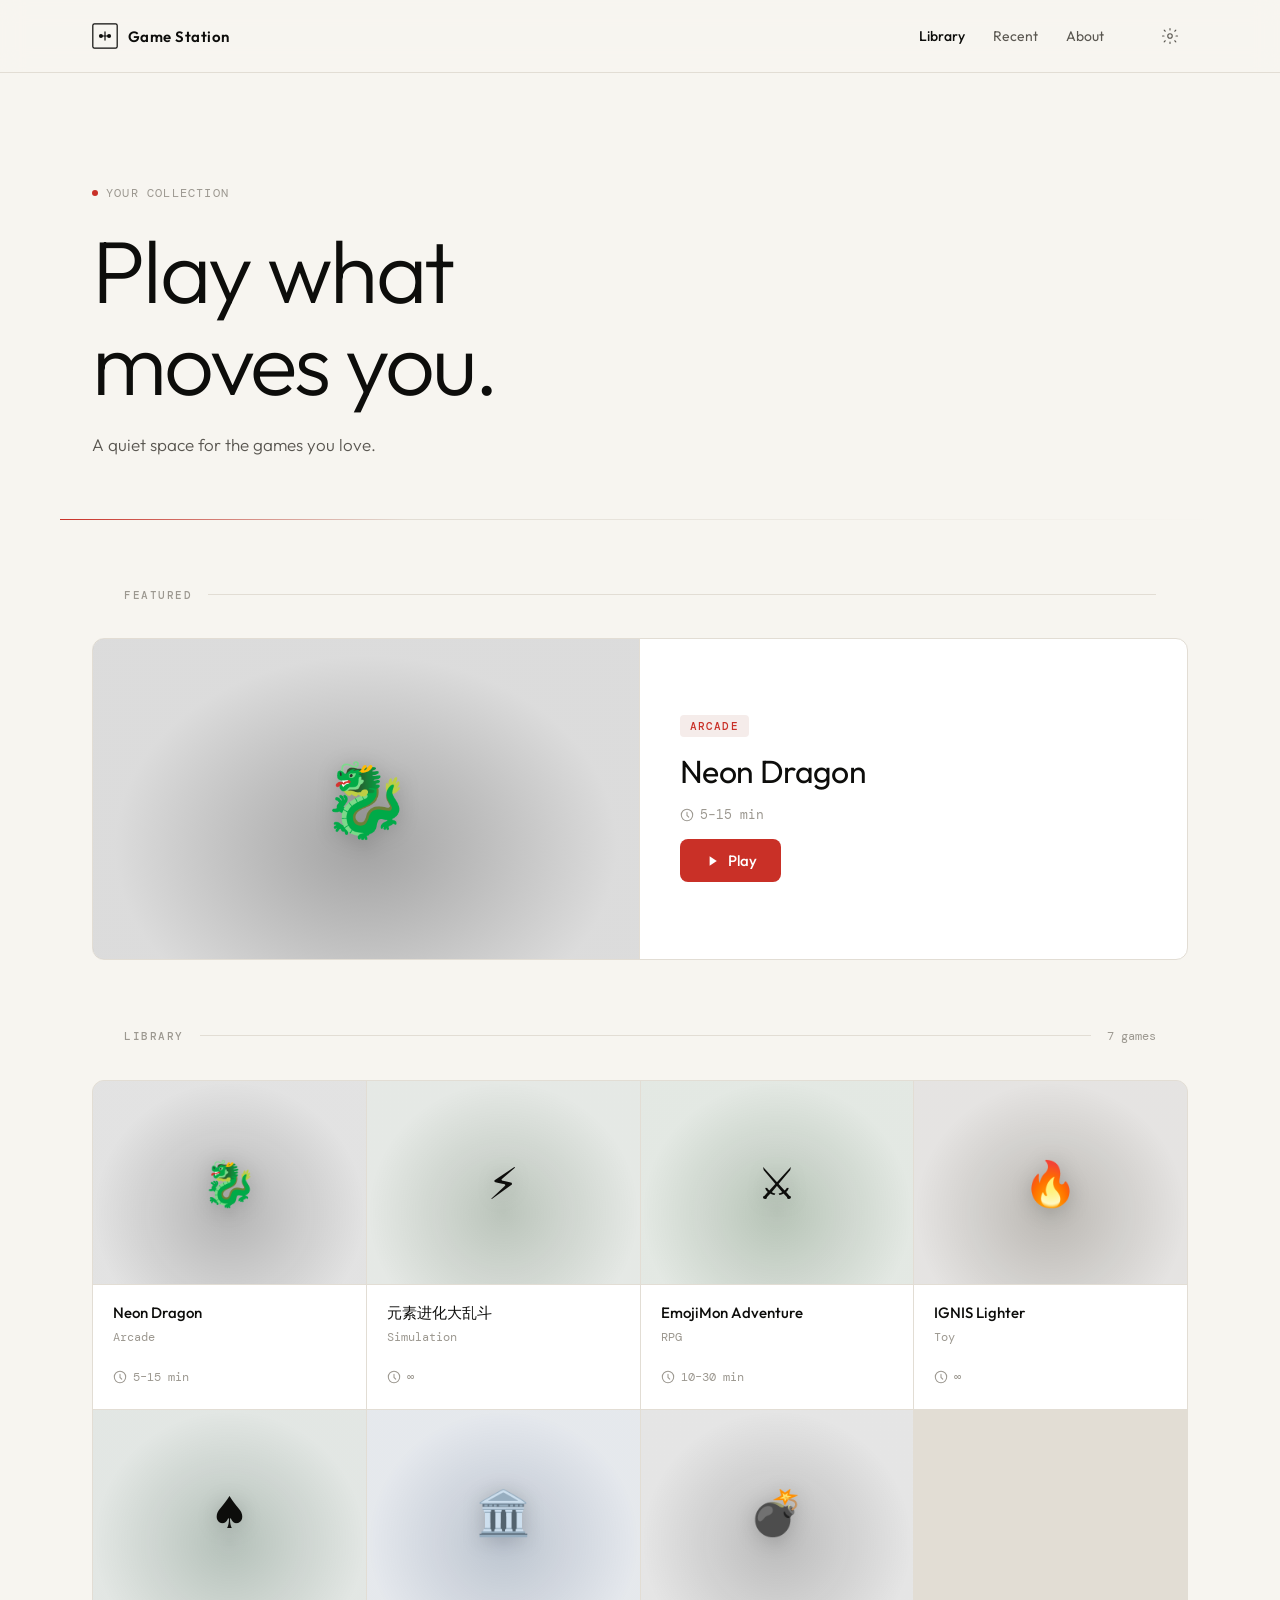
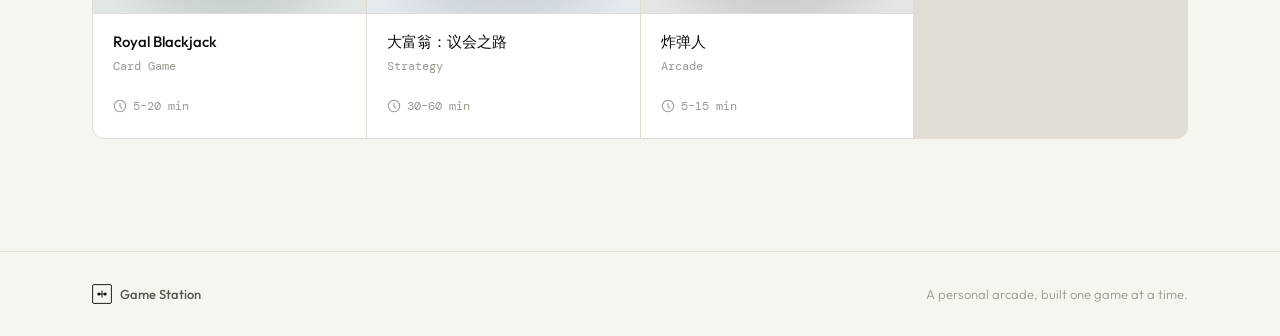
<file: index.html>
<!DOCTYPE html>
<html lang="en">
<head>
  <meta charset="UTF-8" />
  <meta name="viewport" content="width=device-width, initial-scale=1.0" />
  <title>Game Station</title>
  <link rel="preconnect" href="https://fonts.googleapis.com" />
  <link rel="preconnect" href="https://fonts.gstatic.com" crossorigin />
  <link href="https://fonts.googleapis.com/css2?family=Outfit:wght@300;400;500;600&family=DM+Mono:wght@400;500&display=swap" rel="stylesheet" />
  <link rel="stylesheet" href="css/style.css" />
</head>
<body>

  <!-- Header -->
  <header class="header">
    <div class="header-inner">
      <a href="/" class="logo" aria-label="Game Station Home">
        <svg class="logo-mark" viewBox="0 0 32 32" fill="none" xmlns="http://www.w3.org/2000/svg" aria-hidden="true">
          <rect x="1" y="1" width="30" height="30" rx="2" stroke="currentColor" stroke-width="1.5"/>
          <circle cx="11" cy="16" r="2.5" fill="currentColor"/>
          <circle cx="21" cy="16" r="2.5" fill="currentColor"/>
          <line x1="16" y1="11" x2="16" y2="21" stroke="currentColor" stroke-width="1.5" stroke-linecap="round"/>
          <line x1="11" y1="16" x2="21" y2="16" stroke="currentColor" stroke-width="1.5" stroke-linecap="round"/>
        </svg>
        <span class="logo-text">Game Station</span>
      </a>

      <nav class="nav" aria-label="Main navigation">
        <a href="#library" class="nav-link active">Library</a>
        <a href="#recent" class="nav-link">Recent</a>
        <a href="#about" class="nav-link">About</a>
      </nav>

      <button class="settings-btn" aria-label="Settings">
        <svg viewBox="0 0 24 24" fill="none" xmlns="http://www.w3.org/2000/svg" aria-hidden="true">
          <circle cx="12" cy="12" r="3" stroke="currentColor" stroke-width="1.5"/>
          <path d="M12 2v2M12 20v2M4.22 4.22l1.42 1.42M18.36 18.36l1.42 1.42M2 12h2M20 12h2M4.22 19.78l1.42-1.42M18.36 5.64l1.42-1.42" stroke="currentColor" stroke-width="1.5" stroke-linecap="round"/>
        </svg>
      </button>
    </div>
  </header>

  <main>

    <!-- Hero -->
    <section class="hero">
      <div class="hero-inner">
        <div class="hero-kicker">
          <span class="dot"></span>
          <span>Your collection</span>
        </div>
        <h1 class="hero-title">Play&nbsp;what<br>moves&nbsp;you.</h1>
        <p class="hero-subtitle">A quiet space for the games you love.</p>
      </div>
      <div class="hero-rule" aria-hidden="true"></div>
    </section>

    <!-- Featured Game -->
    <section class="featured" id="recent">
      <div class="section-header">
        <h2 class="section-label">Featured</h2>
        <div class="section-line" aria-hidden="true"></div>
      </div>

      <div class="featured-card" id="featured-card">
        <div class="featured-card-art placeholder-art">
          <div class="art-grid" aria-hidden="true">
            <span></span><span></span><span></span>
            <span></span><span></span><span></span>
            <span></span><span></span><span></span>
          </div>
        </div>
        <div class="featured-card-info">
          <span class="card-genre-tag">Coming Soon</span>
          <h3 class="featured-title">Your First Game</h3>
          <p class="featured-desc">Drop your first game into the library and it will appear here, ready to play.</p>
          <div class="featured-meta">
            <span class="meta-item">
              <svg viewBox="0 0 16 16" fill="none" xmlns="http://www.w3.org/2000/svg" aria-hidden="true"><circle cx="8" cy="8" r="6.5" stroke="currentColor" stroke-width="1.2"/><path d="M8 5v3.5l2 2" stroke="currentColor" stroke-width="1.2" stroke-linecap="round"/></svg>
              &mdash; min
            </span>
            <span class="meta-dot" aria-hidden="true"></span>
            <span class="meta-item">No saves yet</span>
          </div>
          <button class="play-btn" disabled>
            <svg viewBox="0 0 20 20" fill="currentColor" xmlns="http://www.w3.org/2000/svg" aria-hidden="true"><path d="M7 4l9 6-9 6V4z"/></svg>
            Play
          </button>
        </div>
      </div>
    </section>

    <!-- Game Library -->
    <section class="library" id="library">
      <div class="section-header">
        <h2 class="section-label">Library</h2>
        <div class="section-line" aria-hidden="true"></div>
        <span class="section-count" id="game-count">0 games</span>
      </div>

      <div class="game-grid" id="game-grid">
        <!-- Placeholder slots -->
        <div class="game-card game-card--empty" aria-label="Empty slot">
          <div class="card-art placeholder-art">
            <div class="art-dot-grid" aria-hidden="true"></div>
          </div>
          <div class="card-body">
            <span class="card-empty-label">Open slot</span>
          </div>
        </div>

        <div class="game-card game-card--empty" aria-label="Empty slot">
          <div class="card-art placeholder-art">
            <div class="art-dot-grid" aria-hidden="true"></div>
          </div>
          <div class="card-body">
            <span class="card-empty-label">Open slot</span>
          </div>
        </div>

        <div class="game-card game-card--empty" aria-label="Empty slot">
          <div class="card-art placeholder-art">
            <div class="art-dot-grid" aria-hidden="true"></div>
          </div>
          <div class="card-body">
            <span class="card-empty-label">Open slot</span>
          </div>
        </div>

        <div class="game-card game-card--empty" aria-label="Empty slot">
          <div class="card-art placeholder-art">
            <div class="art-dot-grid" aria-hidden="true"></div>
          </div>
          <div class="card-body">
            <span class="card-empty-label">Open slot</span>
          </div>
        </div>

        <div class="game-card game-card--empty" aria-label="Empty slot">
          <div class="card-art placeholder-art">
            <div class="art-dot-grid" aria-hidden="true"></div>
          </div>
          <div class="card-body">
            <span class="card-empty-label">Open slot</span>
          </div>
        </div>

        <div class="game-card game-card--empty" aria-label="Empty slot">
          <div class="card-art placeholder-art">
            <div class="art-dot-grid" aria-hidden="true"></div>
          </div>
          <div class="card-body">
            <span class="card-empty-label">Open slot</span>
          </div>
        </div>
      </div>
    </section>

  </main>

  <!-- Footer -->
  <footer class="footer" id="about">
    <div class="footer-inner">
      <div class="footer-brand">
        <svg class="logo-mark" viewBox="0 0 32 32" fill="none" xmlns="http://www.w3.org/2000/svg" aria-hidden="true">
          <rect x="1" y="1" width="30" height="30" rx="2" stroke="currentColor" stroke-width="1.5"/>
          <circle cx="11" cy="16" r="2.5" fill="currentColor"/>
          <circle cx="21" cy="16" r="2.5" fill="currentColor"/>
          <line x1="16" y1="11" x2="16" y2="21" stroke="currentColor" stroke-width="1.5" stroke-linecap="round"/>
          <line x1="11" y1="16" x2="21" y2="16" stroke="currentColor" stroke-width="1.5" stroke-linecap="round"/>
        </svg>
        <span>Game Station</span>
      </div>
      <p class="footer-note">A personal arcade, built one game at a time.</p>
    </div>
  </footer>

  <script src="js/app.js"></script>
</body>
</html>
</file>
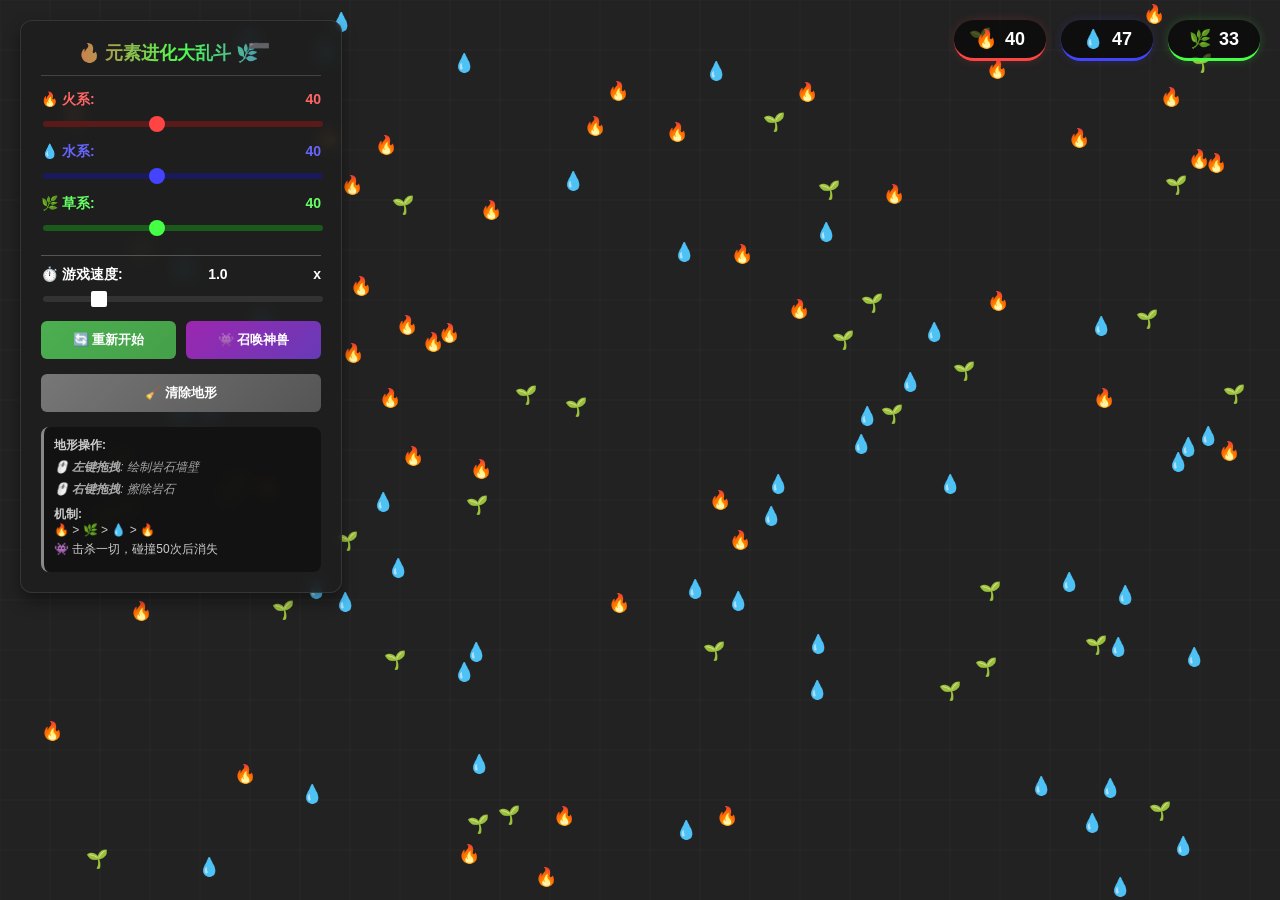
<file: games/elemental-evolution/index.html>
<!DOCTYPE html>
<html lang="zh-CN">
<head>
    <meta charset="UTF-8">
    <meta name="viewport" content="width=device-width, initial-scale=1.0">
    <title>元素进化模拟器 (Elemental Evolution Sim)</title>
    <style>
        body {
            margin: 0;
            overflow: hidden;
            background-color: #222;
            font-family: 'Segoe UI', Tahoma, Geneva, Verdana, sans-serif;
            color: white;
            display: flex;
            flex-direction: column;
            align-items: center;
            height: 100vh;
        }

        /* UI 容器样式 */
        #ui-container {
            position: absolute;
            top: 20px;
            left: 20px;
            background: rgba(30, 30, 30, 0.9);
            padding: 20px;
            border-radius: 12px;
            backdrop-filter: blur(8px);
            border: 1px solid rgba(255, 255, 255, 0.1);
            z-index: 10;
            box-shadow: 0 8px 16px rgba(0,0,0,0.4);
            width: 280px;
            max-height: 90vh;
            overflow-y: auto;
            transition: all 0.3s ease;
        }

        /* 折叠状态 */
        #ui-container.minimized {
            width: 40px;
            height: 40px;
            padding: 0;
            overflow: hidden;
            border-radius: 50%;
            cursor: pointer;
            background: rgba(50, 50, 50, 0.9);
            border: 2px solid #555;
        }
        
        #ui-container.minimized h1, 
        #ui-container.minimized .control-group, 
        #ui-container.minimized .btn-group,
        #ui-container.minimized .legend {
            display: none;
        }

        /* 折叠按钮 */
        .toggle-btn {
            position: absolute;
            top: 10px;
            right: 10px;
            background: transparent;
            border: none;
            color: #aaa;
            font-size: 18px;
            cursor: pointer;
            padding: 5px;
            z-index: 20;
            width: 30px;
            height: 30px;
            text-align: center;
            line-height: 20px;
        }
        .toggle-btn:hover { color: white; background: rgba(255,255,255,0.1); border-radius: 4px; }

        /* 折叠后的图标 */
        #ui-container.minimized::after {
            content: "⚙️";
            position: absolute;
            top: 50%;
            left: 50%;
            transform: translate(-50%, -50%);
            font-size: 20px;
        }

        h1 {
            font-size: 18px;
            margin: 0 0 15px 0;
            text-align: center;
            background: linear-gradient(90deg, #ff4d4d, #4dff4d, #4d4dff);
            -webkit-background-clip: text;
            -webkit-text-fill-color: transparent;
            font-weight: 800;
            border-bottom: 1px solid #444;
            padding-bottom: 10px;
            padding-right: 25px;
        }

        .control-group { margin-bottom: 12px; }

        label {
            display: flex;
            justify-content: space-between;
            font-size: 14px;
            margin-bottom: 4px;
            font-weight: bold;
        }

        input[type="range"] { width: 100%; cursor: pointer; height: 6px; border-radius: 3px; appearance: none; background: #444; }
        
        #input-fire { background: #5a1a1a; }
        #input-fire::-webkit-slider-thumb { appearance: none; width: 16px; height: 16px; border-radius: 50%; background: #ff4444; cursor: pointer; }
        
        #input-water { background: #1a1a5a; }
        #input-water::-webkit-slider-thumb { appearance: none; width: 16px; height: 16px; border-radius: 50%; background: #4444ff; cursor: pointer; }
        
        #input-grass { background: #1a5a1a; }
        #input-grass::-webkit-slider-thumb { appearance: none; width: 16px; height: 16px; border-radius: 50%; background: #44ff44; cursor: pointer; }

        #input-speed { background: #333; }
        #input-speed::-webkit-slider-thumb { appearance: none; width: 16px; height: 16px; border-radius: 2px; background: #fff; cursor: pointer; }

        .btn-group { display: flex; gap: 10px; margin-top: 15px; flex-wrap: wrap;}
        
        button {
            flex: 1;
            padding: 10px;
            border: none;
            border-radius: 6px;
            cursor: pointer;
            font-size: 13px;
            font-weight: bold;
            transition: transform 0.1s, filter 0.2s;
            color: white;
            min-width: 45%;
        }

        button:active { transform: scale(0.95); }
        .btn-restart { background: linear-gradient(135deg, #4CAF50, #45a049); }
        .btn-legendary { background: linear-gradient(135deg, #9C27B0, #673AB7); color: #fff; }
        .btn-clear { background: linear-gradient(135deg, #777, #555); margin-top: 5px; width: 100%;}

        #stats-bar {
            position: absolute;
            top: 20px;
            right: 20px;
            display: flex;
            gap: 15px;
            z-index: 10;
        }

        .stat-card {
            background: rgba(0, 0, 0, 0.6);
            padding: 8px 16px;
            border-radius: 20px;
            font-size: 18px;
            font-weight: bold;
            display: flex;
            align-items: center;
            gap: 8px;
            border-bottom: 3px solid transparent;
            min-width: 60px;
            justify-content: center;
        }

        .stat-fire { border-color: #ff4444; box-shadow: 0 0 10px rgba(255, 68, 68, 0.2); }
        .stat-water { border-color: #4444ff; box-shadow: 0 0 10px rgba(68, 68, 255, 0.2); }
        .stat-grass { border-color: #44ff44; box-shadow: 0 0 10px rgba(68, 255, 68, 0.2); }

        /* 消息提示系统 */
        #message-overlay {
            position: absolute;
            top: 50%;
            left: 50%;
            transform: translate(-50%, -50%);
            font-size: 60px;
            font-weight: 900;
            text-shadow: 0 0 30px rgba(255,255,255,0.6);
            display: none;
            pointer-events: none;
            z-index: 20;
            text-align: center;
            opacity: 1;
            transition: opacity 2s ease-out; /* 2秒淡出动画 */
        }

        .pop-animation { animation: popIn 0.5s cubic-bezier(0.175, 0.885, 0.32, 1.275); }

        @keyframes popIn {
            from { transform: translate(-50%, -50%) scale(0.5); opacity: 0; }
            to { transform: translate(-50%, -50%) scale(1); opacity: 1; }
        }

        .legend {
            margin-top: 15px;
            font-size: 12px;
            color: #ccc;
            background: rgba(0,0,0,0.4);
            padding: 10px;
            border-radius: 8px;
            border-left: 3px solid #888;
        }
        .legend-row { display: flex; align-items: center; gap: 5px; margin-bottom: 4px; }
        .tutorial {
            font-size: 12px;
            color: #aaa;
            margin-top: 5px;
            font-style: italic;
        }
    </style>
</head>
<body>

    <div id="ui-container">
        <!-- 移除 onclick 属性，改用纯 JS 控制，防止冲突 -->
        <button class="toggle-btn" title="收起/展开">➖</button>
        <h1>🔥 元素进化大乱斗 🌿</h1>
        
        <div class="control-group">
            <label style="color:#ff6666">🔥 火系: <span id="val-fire">40</span></label>
            <input type="range" id="input-fire" min="0" max="100" value="40">
        </div>
        <div class="control-group">
            <label style="color:#6666ff">💧 水系: <span id="val-water">40</span></label>
            <input type="range" id="input-water" min="0" max="100" value="40">
        </div>
        <div class="control-group">
            <label style="color:#66ff66">🌿 草系: <span id="val-grass">40</span></label>
            <input type="range" id="input-grass" min="0" max="100" value="40">
        </div>
        
        <div class="control-group" style="margin-top: 20px; border-top: 1px solid #555; padding-top: 10px;">
            <label style="color:#fff">⏱️ 游戏速度: <span id="val-speed">1.0</span>x</label>
            <input type="range" id="input-speed" min="0.1" max="5.0" step="0.1" value="1.0">
        </div>

        <div class="btn-group">
            <button class="btn-restart" onclick="initGame()">🔄 重新开始</button>
            <button class="btn-legendary" onclick="spawnLegendary()">👾 召唤神兽</button>
            <button class="btn-clear" onclick="clearTerrain()">🧹 清除地形</button>
        </div>

        <div class="legend">
            <div><strong>地形操作:</strong></div>
            <div class="tutorial">🖱️ <strong>左键拖拽</strong>: 绘制岩石墙壁</div>
            <div class="tutorial">🖱️ <strong>右键拖拽</strong>: 擦除岩石</div>
            <div style="margin-top:8px;"><strong>机制:</strong></div>
            <div class="legend-row">🔥 > 🌿 > 💧 > 🔥</div>
            <div class="legend-row">👾 击杀一切，碰撞50次后消失</div>
        </div>
    </div>

    <div id="stats-bar">
        <div class="stat-card stat-fire">🔥 <span id="count-fire">0</span></div>
        <div class="stat-card stat-water">💧 <span id="count-water">0</span></div>
        <div class="stat-card stat-grass">🌿 <span id="count-grass">0</span></div>
    </div>

    <div id="message-overlay"></div>
    <canvas id="gameCanvas"></canvas>

<script>
    const canvas = document.getElementById('gameCanvas');
    const ctx = canvas.getContext('2d');
    
    // --- 游戏配置 ---
    const TYPE = {
        FIRE: 0,
        WATER: 1,
        GRASS: 2,
        LEGENDARY: 99 // 特殊类型 ID
    };

    const EVOLUTION_CHAIN = {
        [TYPE.FIRE]:  ['🔥', '🦁', '🐲'], 
        [TYPE.WATER]: ['💧', '🦈', '🐳'], 
        [TYPE.GRASS]: ['🌱', '🍄', '🌳']  
    };

    const COLORS = {
        [TYPE.FIRE]: '#ff4444',
        [TYPE.WATER]: '#4444ff',
        [TYPE.GRASS]: '#44bb44',
        [TYPE.LEGENDARY]: '#9C27B0' // 紫色
    };

    const CONFIG = {
        baseSize: 18,
        xpToEvolve: 3, 
        maxLevel: 3,
        timeScale: 1.0,
        obstacleRadius: 15,
        godMaxKills: 50 // 神兽最大击杀数（碰撞寿命）
    };

    let particles = [];
    let obstacles = []; 
    let animationId;
    let counts = [0, 0, 0];
    let isGameOver = false;
    let uiMinimized = false;

    // 鼠标交互状态
    let mouse = { x: 0, y: 0, isDown: false, button: 0 };

    // --- 粒子类 ---
    class Creature {
        constructor(x, y, type, level = 1, isLegendary = false) {
            this.x = x;
            this.y = y;
            this.type = type;
            this.level = level;
            this.isLegendary = isLegendary;
            this.xp = 0;
            this.dead = false; // 标记是否死亡
            
            // 神兽属性：寿命 = 击杀次数
            this.life = isLegendary ? CONFIG.godMaxKills : -1;
            this.maxLife = CONFIG.godMaxKills;
            
            this.setStats();
            
            const angle = Math.random() * Math.PI * 2;
            this.vx = Math.cos(angle) * this.speed;
            this.vy = Math.sin(angle) * this.speed;
            
            this.cooldown = 0;
            this.evolveAnim = 0;
            this.auraAngle = 0; 
        }

        setStats() {
            let sizeMult = 1 + (this.level - 1) * 0.4;
            
            if (this.isLegendary) {
                // 神兽大小不再随时间变化，而是相对固定，随着“血量”稍微变小
                const lifeRatio = Math.max(0.6, this.life / this.maxLife);
                sizeMult *= 2.2 * lifeRatio; // 比以前更大
                this.type = TYPE.LEGENDARY; // 确保类型ID独立
            }

            this.radius = (CONFIG.baseSize / 2) * sizeMult;
            this.mass = this.level * (this.isLegendary ? 8 : 1); // 神兽极重，撞飞一切

            let speedBase = 2.0;
            if (this.type === TYPE.FIRE) speedBase = 2.4; 
            if (this.type === TYPE.GRASS) speedBase = 1.8; 
            if (this.type === TYPE.WATER) speedBase = 2.0;
            if (this.isLegendary) speedBase = 3.0; // 神兽速度很快

            // 神兽速度稍微快一点
            this.speed = speedBase * (1 - (this.level-1)*0.1) * (this.isLegendary ? 1.0 : 1); 
        }

        gainXp() {
            // 神兽不通过XP升级
            if (this.isLegendary) return;

            if (this.level < CONFIG.maxLevel) {
                this.xp++;
                if (this.xp >= CONFIG.xpToEvolve) {
                    this.level++;
                    this.xp = 0;
                    this.evolveAnim = 30;
                    this.setStats();
                }
            }
        }

        update() {
            if (this.dead) return false;

            const timeStep = CONFIG.timeScale;

            // 寿命系统检查
            if (this.isLegendary) {
                // 如果碰撞寿命耗尽，返回 false (死亡)
                if (this.life <= 0) {
                    return false; 
                }
            }

            // 移动
            this.x += this.vx * timeStep;
            this.y += this.vy * timeStep;

            // 边界反弹
            if (this.x - this.radius < 0) { this.x = this.radius; this.vx *= -1; }
            else if (this.x + this.radius > canvas.width) { this.x = canvas.width - this.radius; this.vx *= -1; }

            if (this.y - this.radius < 0) { this.y = this.radius; this.vy *= -1; }
            else if (this.y + this.radius > canvas.height) { this.y = canvas.height - this.radius; this.vy *= -1; }

            // 冷却
            const cooldownDecay = ((this.type === TYPE.GRASS) ? 1.5 : 1) * timeStep;
            if (this.cooldown > 0) this.cooldown -= cooldownDecay;
            if (this.evolveAnim > 0) this.evolveAnim -= timeStep;
            
            if (this.isLegendary) this.auraAngle += 0.05 * timeStep;

            return true; // 存活
        }

        draw() {
            // 绘制神兽光环
            if (this.isLegendary) {
                ctx.save();
                ctx.translate(this.x, this.y);
                ctx.rotate(this.auraAngle);
                
                // 击杀寿命指示 (从紫 -> 暗灰)
                const lifeRatio = this.life / this.maxLife;
                const auraAlpha = 0.3 + 0.5 * lifeRatio;
                
                // 外圈混乱光环
                ctx.beginPath();
                ctx.arc(0, 0, this.radius * 1.4, 0, Math.PI * 2);
                ctx.strokeStyle = `rgba(156, 39, 176, ${auraAlpha})`;
                ctx.lineWidth = 4;
                ctx.setLineDash([8, 4]);
                ctx.stroke();
                
                // 内圈虚空
                ctx.beginPath();
                ctx.arc(0, 0, this.radius * 1.1, 0, Math.PI * 2);
                ctx.fillStyle = `rgba(156, 39, 176, 0.15)`;
                ctx.fill();
                
                ctx.restore();
            }

            if (this.evolveAnim > 0) {
                ctx.beginPath();
                ctx.arc(this.x, this.y, this.radius * 2, 0, Math.PI * 2);
                ctx.fillStyle = `rgba(255, 255, 200, ${Math.min(1, this.evolveAnim / 30)})`;
                ctx.fill();
            }

            // 绘制 Emoji
            let emoji = '👾'; // 默认神兽外观
            if (!this.isLegendary) {
                emoji = EVOLUTION_CHAIN[this.type][this.level - 1];
            }

            ctx.font = `${this.radius * 2}px Apple Color Emoji, Segoe UI Emoji, sans-serif`;
            ctx.textAlign = 'center';
            ctx.textBaseline = 'middle';
            
            if (this.level === 3 || this.isLegendary) {
                ctx.shadowColor = this.isLegendary ? '#9C27B0' : COLORS[this.type];
                ctx.shadowBlur = this.isLegendary ? 30 : 15;
            } else {
                ctx.shadowBlur = 0;
            }

            ctx.fillText(emoji, this.x, this.y);
            ctx.shadowBlur = 0;
            
            // 神兽显示剩余次数
            if (this.isLegendary) {
                 ctx.fillStyle = 'white';
                 ctx.font = '10px Arial';
                 ctx.fillText(Math.ceil(this.life), this.x, this.y - this.radius - 8);
            }
        }
    }

    // --- 核心逻辑 ---

    function resize() {
        canvas.width = window.innerWidth;
        canvas.height = window.innerHeight;
    }
    window.addEventListener('resize', resize);

    function toggleUI() {
        const ui = document.getElementById('ui-container');
        const btn = document.querySelector('.toggle-btn');
        uiMinimized = !uiMinimized;
        
        if (uiMinimized) {
            ui.classList.add('minimized');
            btn.innerHTML = ''; 
        } else {
            ui.classList.remove('minimized');
            btn.innerHTML = '➖';
        }
    }
    
    document.querySelector('.toggle-btn').addEventListener('click', function(e) {
        e.stopPropagation(); 
        toggleUI();
    });

    document.getElementById('ui-container').addEventListener('click', function(e) {
        if (uiMinimized) toggleUI();
    });

    function initGame() {
        resize();
        isGameOver = false;
        document.getElementById('message-overlay').style.display = 'none';
        
        const fCount = parseInt(document.getElementById('input-fire').value);
        const wCount = parseInt(document.getElementById('input-water').value);
        const gCount = parseInt(document.getElementById('input-grass').value);

        particles = [];

        spawnType(TYPE.FIRE, fCount);
        spawnType(TYPE.WATER, wCount);
        spawnType(TYPE.GRASS, gCount);

        if (animationId) cancelAnimationFrame(animationId);
        loop();
    }

    function spawnType(type, count) {
        for (let i = 0; i < count; i++) {
            let x, y, r = CONFIG.baseSize;
            let attempts = 0;
            do {
                x = Math.random() * (canvas.width - r*2) + r;
                y = Math.random() * (canvas.height - r*2) + r;
                
                // 修复：确保不生成在 UI 面板下面 (左上角区域保护)
                if (!uiMinimized && x < 320 && y < 600) {
                     attempts++;
                     continue;
                }
                
                attempts++;
            } while (isInsideObstacle(x, y, r) && attempts < 20);
            
            particles.push(new Creature(x, y, type, 1));
        }
    }

    function isInsideObstacle(x, y, r) {
        for (let obs of obstacles) {
            const dx = x - obs.x;
            const dy = y - obs.y;
            if (dx*dx + dy*dy < (r + obs.r)*(r + obs.r)) return true;
        }
        return false;
    }

    function showMessage(text, color) {
        const overlay = document.getElementById('message-overlay');
        overlay.innerText = text;
        overlay.style.color = color;
        overlay.style.display = 'block';
        overlay.style.opacity = '1'; // 重置透明度
        overlay.className = 'pop-animation';
        
        // 慢速淡出逻辑
        if (text === "神兽降临！") {
            setTimeout(() => {
                overlay.style.opacity = '0'; // 触发 CSS transition
            }, 1000); // 显示1秒后开始变淡

            setTimeout(() => {
                if (overlay.innerText === "神兽降临！") { // 防止覆盖了新消息
                    overlay.style.display = 'none';
                }
            }, 3000); // 1秒显示 + 2秒动画
        }
    }

    function spawnLegendary() {
        const r = CONFIG.baseSize * 3;
        let x, y;
        let attempts = 0;
        
        do {
            x = Math.random() * (canvas.width - r*2) + r;
            y = Math.random() * (canvas.height - r*2) + r;
            if (!uiMinimized && x < 320 && y < 600) continue; 
            attempts++;
        } while (isInsideObstacle(x, y, r) && attempts < 20);

        // 创建传说单位 (level 3, isLegendary = true, type = LEGENDARY)
        const boss = new Creature(x, y, TYPE.LEGENDARY, 3, true);
        boss.evolveAnim = 60;
        
        particles.push(boss);
        showMessage("神兽降临！", "#9C27B0");
    }

    function clearTerrain() {
        obstacles = [];
    }

    // --- 碰撞系统 ---

    function beats(typeA, typeB) {
        if (typeA === TYPE.FIRE && typeB === TYPE.GRASS) return true;
        if (typeA === TYPE.GRASS && typeB === TYPE.WATER) return true;
        if (typeA === TYPE.WATER && typeB === TYPE.FIRE) return true;
        return false;
    }

    function checkCollisions() {
        // 1. 粒子 vs 障碍物
        for (let p of particles) {
            for (let obs of obstacles) {
                const dx = p.x - obs.x;
                const dy = p.y - obs.y;
                const distSq = dx*dx + dy*dy;
                const minDist = p.radius + obs.r;
                
                if (distSq < minDist * minDist) {
                    const dist = Math.sqrt(distSq);
                    const nx = dx / dist;
                    const ny = dy / dist;
                    const overlap = minDist - dist;
                    p.x += nx * overlap;
                    p.y += ny * overlap;
                    
                    const dot = p.vx * nx + p.vy * ny;
                    if (dot < 0) {
                        p.vx = p.vx - 2 * dot * nx;
                        p.vy = p.vy - 2 * dot * ny;
                        p.vx *= 0.9;
                        p.vy *= 0.9;
                    }
                }
            }
        }

        // 2. 粒子 vs 粒子
        for (let i = 0; i < particles.length; i++) {
            for (let j = i + 1; j < particles.length; j++) {
                const p1 = particles[i];
                const p2 = particles[j];

                // 忽略已死亡单位（在下一帧才会被移除）
                if (p1.dead || p2.dead) continue;

                const dx = p2.x - p1.x;
                const dy = p2.y - p1.y;
                const distSq = dx*dx + dy*dy;
                const minDist = p1.radius + p2.radius;

                if (distSq < minDist * minDist) {
                    const dist = Math.sqrt(distSq);
                    resolveParticleCollision(p1, p2, dx, dy, dist, minDist);
                }
            }
        }
    }

    function resolveParticleCollision(p1, p2, dx, dy, dist, minDist) {
        const nx = dx / dist;
        const ny = dy / dist;

        const overlap = minDist - dist;
        const totalMass = p1.mass + p2.mass;
        const m1Ratio = p2.mass / totalMass;
        const m2Ratio = p1.mass / totalMass;

        p1.x -= nx * overlap * m1Ratio;
        p1.y -= ny * overlap * m1Ratio;
        p2.x += nx * overlap * m2Ratio;
        p2.y += ny * overlap * m2Ratio;

        const v1n = p1.vx * nx + p1.vy * ny;
        const v2n = p2.vx * nx + p2.vy * ny;

        const v1nPost = ((p1.mass - p2.mass) * v1n + 2 * p2.mass * v2n) / totalMass;
        const v2nPost = ((p2.mass - p1.mass) * v2n + 2 * p1.mass * v1n) / totalMass;

        p1.vx += nx * (v1nPost - v1n);
        p1.vy += ny * (v1nPost - v1n);
        p2.vx += nx * (v2nPost - v2n);
        p2.vy += ny * (v2nPost - v2n);

        if (p1.cooldown > 0 || p2.cooldown > 0) return;

        // --- 碰撞胜负逻辑 ---

        let winner = null;
        let loser = null;

        // A. 神兽逻辑：神兽无视属性，击杀一切普通单位
        if (p1.isLegendary && !p2.isLegendary) { winner = p1; loser = p2; }
        else if (p2.isLegendary && !p1.isLegendary) { winner = p2; loser = p1; }
        
        // B. 普通单位逻辑：按属性克制
        else if (!p1.isLegendary && !p2.isLegendary && p1.type !== p2.type) {
            if (beats(p1.type, p2.type)) { winner = p1; loser = p2; }
            else if (beats(p2.type, p1.type)) { winner = p2; loser = p1; }
        }

        if (winner && loser) {
            // 如果是神兽获胜
            if (winner.isLegendary) {
                // 1. 消耗神兽寿命
                winner.life--; 
                winner.setStats(); // 更新体型

                // 2. 败者彻底死亡 (FIX: 不再随机变身，而是直接移除)
                loser.dead = true;
            } 
            // 如果是普通单位获胜 (属性克制)
            else {
                loser.type = winner.type;
                loser.level = 1;
                loser.xp = 0;
                loser.setStats();
                winner.gainXp();
            }

            p1.cooldown = 15;
            p2.cooldown = 15;
        }
    }

    function updateStats() {
        counts = [0, 0, 0];
        // 统计时忽略神兽
        particles.forEach(p => {
            if (!p.isLegendary && !p.dead && p.type <= 2) {
                counts[p.type]++;
            }
        });

        document.getElementById('count-fire').innerText = counts[TYPE.FIRE];
        document.getElementById('count-water').innerText = counts[TYPE.WATER];
        document.getElementById('count-grass').innerText = counts[TYPE.GRASS];

        if (!isGameOver) {
            // FIX: 胜利条件判定
            // 只要活跃的属性类型只有1个，就判定胜利（无论是否有神兽）
            const activeTypes = counts.filter(c => c > 0).length;
            
            // 必须场上还有普通粒子(>0)且只有1种属性
            if (activeTypes === 1 && counts.reduce((a,b)=>a+b, 0) > 0) {
                isGameOver = true;
                let text = "";
                let color = "";
                if (counts[TYPE.FIRE] > 0) { text = "🔥 火系主宰一切!"; color="#ff4444"; }
                if (counts[TYPE.WATER] > 0) { text = "💧 水系淹没世界!"; color="#4444ff"; }
                if (counts[TYPE.GRASS] > 0) { text = "🌿 草系覆盖大地!"; color="#44ff44"; }
                
                showMessage(text, color);
            }
        }
    }

    // --- 绘制地形 ---
    function handleMouseDraw() {
        if (mouse.x < 300 && mouse.y < 600 && !uiMinimized) return;

        if (mouse.isDown) {
            if (mouse.button === 0) { 
                let tooClose = false;
                for (let obs of obstacles) {
                    const dx = mouse.x - obs.x;
                    const dy = mouse.y - obs.y;
                    if (dx*dx + dy*dy < (CONFIG.obstacleRadius/2)*(CONFIG.obstacleRadius/2)) {
                        tooClose = true;
                        break;
                    }
                }
                if (!tooClose) {
                    obstacles.push({x: mouse.x, y: mouse.y, r: CONFIG.obstacleRadius});
                }
            } else if (mouse.button === 2) { 
                for (let i = obstacles.length - 1; i >= 0; i--) {
                    const dx = mouse.x - obstacles[i].x;
                    const dy = mouse.y - obstacles[i].y;
                    if (dx*dx + dy*dy < 900) { 
                        obstacles.splice(i, 1);
                    }
                }
            }
        }
    }

    function loop() {
        ctx.clearRect(0, 0, canvas.width, canvas.height);

        handleMouseDraw();

        // 绘制背景网格
        ctx.strokeStyle = 'rgba(255,255,255,0.03)';
        ctx.lineWidth = 1;
        const gridSize = 50;
        ctx.beginPath();
        for(let x=0; x<canvas.width; x+=gridSize) { ctx.moveTo(x,0); ctx.lineTo(x,canvas.height); }
        for(let y=0; y<canvas.height; y+=gridSize) { ctx.moveTo(0,y); ctx.lineTo(canvas.width,y); }
        ctx.stroke();

        // 绘制地形
        ctx.fillStyle = '#666';
        ctx.strokeStyle = '#444';
        ctx.lineWidth = 2;
        for (let obs of obstacles) {
            ctx.beginPath();
            ctx.arc(obs.x, obs.y, obs.r, 0, Math.PI * 2);
            ctx.fill();
            ctx.stroke();
        }

        // 更新并移除死亡单位 (如碰撞寿命耗尽的神兽)
        for (let i = particles.length - 1; i >= 0; i--) {
            const alive = particles[i].update();
            if (!alive) {
                particles.splice(i, 1);
            }
        }

        checkCollisions();
        particles.forEach(p => p.draw());

        updateStats();

        animationId = requestAnimationFrame(loop);
    }

    // UI Listeners
    document.querySelectorAll('input[type="range"]').forEach(input => {
        input.addEventListener('input', (e) => {
            const idParts = e.target.id.split('-');
            if (idParts[1] === 'speed') {
                CONFIG.timeScale = parseFloat(e.target.value);
                document.getElementById('val-speed').innerText = CONFIG.timeScale.toFixed(1);
            } else {
                const spanId = 'val-' + idParts[1];
                document.getElementById(spanId).innerText = e.target.value;
            }
        });
    });

    // 鼠标事件
    canvas.addEventListener('mousedown', e => {
        mouse.isDown = true;
        mouse.x = e.clientX;
        mouse.y = e.clientY;
        mouse.button = e.button;
    });
    canvas.addEventListener('mousemove', e => {
        mouse.x = e.clientX;
        mouse.y = e.clientY;
    });
    window.addEventListener('mouseup', () => {
        mouse.isDown = false;
    });
    canvas.addEventListener('contextmenu', e => e.preventDefault());

    initGame();

</script>
</body>
</html>
</file>
<file: css/style.css>
/* ============================================
   GAME STATION — Minimalist Japanese Style
   ============================================ */

/* --- Tokens --- */
:root {
  --bg:           #F7F5F0;
  --surface:      #FFFFFF;
  --surface-dim:  #F0EDE6;
  --border:       #E2DDD4;
  --border-light: #EDEAE3;

  --text-1:       #0D0D0B;
  --text-2:       #5A5751;
  --text-3:       #9C9890;

  --accent:       #C93027;
  --accent-soft:  #F5ECEA;

  --radius-sm:    4px;
  --radius-md:    8px;
  --radius-lg:    12px;

  --space-xs:     0.5rem;
  --space-sm:     1rem;
  --space-md:     2rem;
  --space-lg:     4rem;
  --space-xl:     7rem;

  --font-sans:    'Outfit', system-ui, sans-serif;
  --font-mono:    'DM Mono', 'Courier New', monospace;

  --ease-out:     cubic-bezier(0.22, 1, 0.36, 1);
  --ease-in-out:  cubic-bezier(0.65, 0, 0.35, 1);
}

/* --- Reset --- */
*, *::before, *::after {
  box-sizing: border-box;
  margin: 0;
  padding: 0;
}

html {
  font-size: 16px;
  scroll-behavior: smooth;
  -webkit-font-smoothing: antialiased;
  text-rendering: optimizeLegibility;
}

body {
  font-family: var(--font-sans);
  background-color: var(--bg);
  color: var(--text-1);
  min-height: 100dvh;
  display: flex;
  flex-direction: column;
}

a {
  color: inherit;
  text-decoration: none;
}

button {
  font-family: inherit;
  cursor: pointer;
  border: none;
  background: none;
}

svg {
  display: block;
}

/* --- Layout Containers --- */
.header-inner,
.hero-inner,
.section-header,
.featured,
.library,
.footer-inner {
  max-width: 1160px;
  margin-inline: auto;
  padding-inline: var(--space-md);
}

/* ============================================
   HEADER
   ============================================ */

.header {
  position: sticky;
  top: 0;
  z-index: 100;
  background-color: color-mix(in srgb, var(--bg) 88%, transparent);
  backdrop-filter: blur(12px);
  -webkit-backdrop-filter: blur(12px);
  border-bottom: 1px solid var(--border);
}

.header-inner {
  display: flex;
  align-items: center;
  gap: var(--space-md);
  padding-block: 1.125rem;
}

.logo {
  display: flex;
  align-items: center;
  gap: 0.625rem;
  color: var(--text-1);
  transition: opacity 0.2s;
}

.logo:hover { opacity: 0.6; }

.logo-mark {
  width: 26px;
  height: 26px;
  color: var(--text-1);
}

.logo-text {
  font-size: 0.9375rem;
  font-weight: 600;
  letter-spacing: 0.03em;
}

.nav {
  display: flex;
  align-items: center;
  gap: 0.25rem;
  margin-left: auto;
}

.nav-link {
  padding: 0.375rem 0.75rem;
  font-size: 0.875rem;
  font-weight: 400;
  color: var(--text-2);
  border-radius: var(--radius-sm);
  transition: color 0.2s, background-color 0.2s;
}

.nav-link:hover {
  color: var(--text-1);
  background-color: var(--border-light);
}

.nav-link.active {
  color: var(--text-1);
  font-weight: 500;
}

.settings-btn {
  display: flex;
  align-items: center;
  justify-content: center;
  width: 36px;
  height: 36px;
  border-radius: var(--radius-sm);
  color: var(--text-2);
  transition: color 0.2s, background-color 0.2s;
  margin-left: 0.25rem;
}

.settings-btn svg { width: 18px; height: 18px; }

.settings-btn:hover {
  color: var(--text-1);
  background-color: var(--border-light);
}

/* ============================================
   HERO
   ============================================ */

.hero {
  padding-top: var(--space-xl);
  padding-bottom: var(--space-lg);
}

.hero-inner {
  padding-bottom: var(--space-lg);
}

.hero-kicker {
  display: flex;
  align-items: center;
  gap: 0.5rem;
  font-size: 0.75rem;
  font-family: var(--font-mono);
  color: var(--text-3);
  letter-spacing: 0.1em;
  text-transform: uppercase;
  margin-bottom: 1.5rem;
}

.dot {
  display: inline-block;
  width: 6px;
  height: 6px;
  border-radius: 50%;
  background-color: var(--accent);
}

.hero-title {
  font-size: clamp(3rem, 7vw, 5.5rem);
  font-weight: 300;
  line-height: 1.05;
  letter-spacing: -0.03em;
  color: var(--text-1);
  margin-bottom: 1.5rem;
}

.hero-subtitle {
  font-size: 1.0625rem;
  font-weight: 300;
  color: var(--text-2);
  max-width: 36ch;
}

.hero-rule {
  height: 1px;
  background: linear-gradient(
    to right,
    var(--accent) 0%,
    var(--border) 30%,
    transparent 100%
  );
  max-width: 1160px;
  margin-inline: auto;
  padding-inline: var(--space-md);
  /* Override padding-inline to stretch edge-to-edge within container */
}

/* ============================================
   SECTION HEADER
   ============================================ */

.section-header {
  display: flex;
  align-items: center;
  gap: 1rem;
  margin-bottom: var(--space-md);
  padding-block: 0.25rem;
}

.section-label {
  font-size: 0.6875rem;
  font-family: var(--font-mono);
  font-weight: 500;
  letter-spacing: 0.14em;
  text-transform: uppercase;
  color: var(--text-3);
  white-space: nowrap;
}

.section-line {
  flex: 1;
  height: 1px;
  background-color: var(--border);
}

.section-count {
  font-size: 0.75rem;
  font-family: var(--font-mono);
  color: var(--text-3);
  white-space: nowrap;
}

/* ============================================
   FEATURED CARD
   ============================================ */

.featured {
  padding-bottom: var(--space-lg);
}

.featured-card {
  display: grid;
  grid-template-columns: 1fr 1fr;
  gap: 0;
  background-color: var(--surface);
  border: 1px solid var(--border);
  border-radius: var(--radius-lg);
  overflow: hidden;
  transition: box-shadow 0.3s var(--ease-out);
}

.featured-card:hover {
  box-shadow: 0 8px 40px rgba(0, 0, 0, 0.06);
}

.featured-card-art {
  min-height: 320px;
  background-color: var(--surface-dim);
  display: flex;
  align-items: center;
  justify-content: center;
  border-right: 1px solid var(--border);
}

.art-grid {
  display: grid;
  grid-template-columns: repeat(3, 1fr);
  gap: 16px;
}

.art-grid span {
  display: block;
  width: 28px;
  height: 28px;
  border: 1.5px solid var(--border);
  border-radius: var(--radius-sm);
}

.art-grid span:nth-child(2),
.art-grid span:nth-child(5),
.art-grid span:nth-child(8) {
  border-color: var(--border-light);
  background-color: var(--bg);
}

.featured-card-info {
  padding: 2.5rem;
  display: flex;
  flex-direction: column;
  justify-content: center;
  gap: 1rem;
}

.card-genre-tag {
  display: inline-block;
  width: fit-content;
  font-size: 0.6875rem;
  font-family: var(--font-mono);
  font-weight: 500;
  letter-spacing: 0.1em;
  text-transform: uppercase;
  color: var(--accent);
  background-color: var(--accent-soft);
  padding: 0.25rem 0.625rem;
  border-radius: var(--radius-sm);
}

.featured-title {
  font-size: 2rem;
  font-weight: 400;
  letter-spacing: -0.02em;
  line-height: 1.15;
  color: var(--text-1);
}

.featured-desc {
  font-size: 0.9375rem;
  font-weight: 300;
  color: var(--text-2);
  line-height: 1.6;
  max-width: 38ch;
}

.featured-meta {
  display: flex;
  align-items: center;
  gap: 0.5rem;
}

.meta-item {
  display: flex;
  align-items: center;
  gap: 0.375rem;
  font-size: 0.8125rem;
  font-family: var(--font-mono);
  color: var(--text-3);
}

.meta-item svg {
  width: 14px;
  height: 14px;
}

.meta-dot {
  width: 3px;
  height: 3px;
  border-radius: 50%;
  background-color: var(--border);
}

.play-btn {
  display: inline-flex;
  align-items: center;
  gap: 0.5rem;
  padding: 0.75rem 1.5rem;
  font-size: 0.9375rem;
  font-weight: 500;
  color: #fff;
  background-color: var(--accent);
  border-radius: var(--radius-md);
  width: fit-content;
  transition: opacity 0.2s, transform 0.15s var(--ease-out);
}

.play-btn:hover:not(:disabled) {
  opacity: 0.88;
  transform: translateY(-1px);
}

.play-btn:active:not(:disabled) {
  transform: translateY(0);
}

.play-btn svg {
  width: 16px;
  height: 16px;
}

.play-btn:disabled {
  background-color: var(--border);
  color: var(--text-3);
  cursor: not-allowed;
}

/* ============================================
   GAME GRID
   ============================================ */

.library {
  padding-bottom: var(--space-xl);
}

.game-grid {
  display: grid;
  grid-template-columns: repeat(auto-fill, minmax(240px, 1fr));
  gap: 1px;
  border: 1px solid var(--border);
  border-radius: var(--radius-lg);
  overflow: hidden;
  background-color: var(--border);
}

.game-card {
  background-color: var(--surface);
  display: flex;
  flex-direction: column;
  transition: background-color 0.2s;
  cursor: pointer;
}

.game-card:hover:not(.game-card--empty) {
  background-color: var(--surface-dim);
}

.card-art {
  aspect-ratio: 4 / 3;
  display: flex;
  align-items: center;
  justify-content: center;
  border-bottom: 1px solid var(--border);
}

.placeholder-art {
  background-color: var(--surface-dim);
  background-image:
    linear-gradient(var(--border-light) 1px, transparent 1px),
    linear-gradient(90deg, var(--border-light) 1px, transparent 1px);
  background-size: 32px 32px;
}

.art-dot-grid {
  width: 48px;
  height: 48px;
  background-image: radial-gradient(circle, var(--border) 1.5px, transparent 1.5px);
  background-size: 12px 12px;
}

.card-body {
  padding: 1.125rem 1.25rem;
  display: flex;
  flex-direction: column;
  gap: 0.375rem;
  flex: 1;
}

.card-title {
  font-size: 0.9375rem;
  font-weight: 500;
  color: var(--text-1);
  line-height: 1.3;
}

.card-genre {
  font-size: 0.75rem;
  font-family: var(--font-mono);
  color: var(--text-3);
}

.card-footer {
  display: flex;
  align-items: center;
  justify-content: space-between;
  margin-top: auto;
  padding-top: 0.75rem;
}

.card-play-icon {
  display: flex;
  align-items: center;
  justify-content: center;
  width: 28px;
  height: 28px;
  border-radius: 50%;
  background-color: var(--accent);
  color: #fff;
  opacity: 0;
  transform: scale(0.85);
  transition: opacity 0.2s, transform 0.2s var(--ease-out);
}

.card-play-icon svg { width: 12px; height: 12px; }

.game-card:hover .card-play-icon {
  opacity: 1;
  transform: scale(1);
}

.card-empty-label {
  font-size: 0.75rem;
  font-family: var(--font-mono);
  color: var(--text-3);
  letter-spacing: 0.04em;
}

.game-card--empty {
  cursor: default;
  opacity: 0.5;
}

/* ============================================
   FOOTER
   ============================================ */

.footer {
  margin-top: auto;
  border-top: 1px solid var(--border);
  padding-block: var(--space-md);
}

.footer-inner {
  display: flex;
  align-items: center;
  justify-content: space-between;
  gap: var(--space-md);
  flex-wrap: wrap;
}

.footer-brand {
  display: flex;
  align-items: center;
  gap: 0.5rem;
  font-size: 0.8125rem;
  font-weight: 500;
  color: var(--text-2);
}

.footer-brand .logo-mark {
  width: 20px;
  height: 20px;
}

.footer-note {
  font-size: 0.8125rem;
  color: var(--text-3);
  font-weight: 300;
}

/* ============================================
   SCROLLBAR
   ============================================ */

::-webkit-scrollbar { width: 6px; height: 6px; }
::-webkit-scrollbar-track { background: transparent; }
::-webkit-scrollbar-thumb {
  background: var(--border);
  border-radius: 99px;
}
::-webkit-scrollbar-thumb:hover { background: var(--text-3); }

/* ============================================
   RESPONSIVE
   ============================================ */

@media (max-width: 768px) {
  :root {
    --space-xl: 4rem;
    --space-lg: 2.5rem;
  }

  .featured-card {
    grid-template-columns: 1fr;
  }

  .featured-card-art {
    min-height: 200px;
    border-right: none;
    border-bottom: 1px solid var(--border);
  }

  .featured-card-info {
    padding: 1.5rem;
  }

  .nav-link {
    display: none;
  }

  .nav-link.active {
    display: block;
  }
}

@media (max-width: 480px) {
  .game-grid {
    grid-template-columns: 1fr 1fr;
  }
}

/* ============================================
   GAME CARD (populated — added via JS)
   ============================================ */

.game-card--active .card-art {
  background-image: none;
}

.game-card--active:hover {
  background-color: var(--surface-dim);
}

.card-art-icon {
  font-size: 2.75rem;
  line-height: 1;
  display: block;
  filter: drop-shadow(0 2px 10px rgba(0, 0, 0, 0.18));
  transition: transform 0.25s var(--ease-out), filter 0.25s;
  user-select: none;
}

.card-art-icon--lg {
  font-size: 4.5rem;
}

.game-card:hover .card-art-icon {
  transform: scale(1.1) translateY(-3px);
  filter: drop-shadow(0 6px 16px rgba(0, 0, 0, 0.22));
}
</file>
